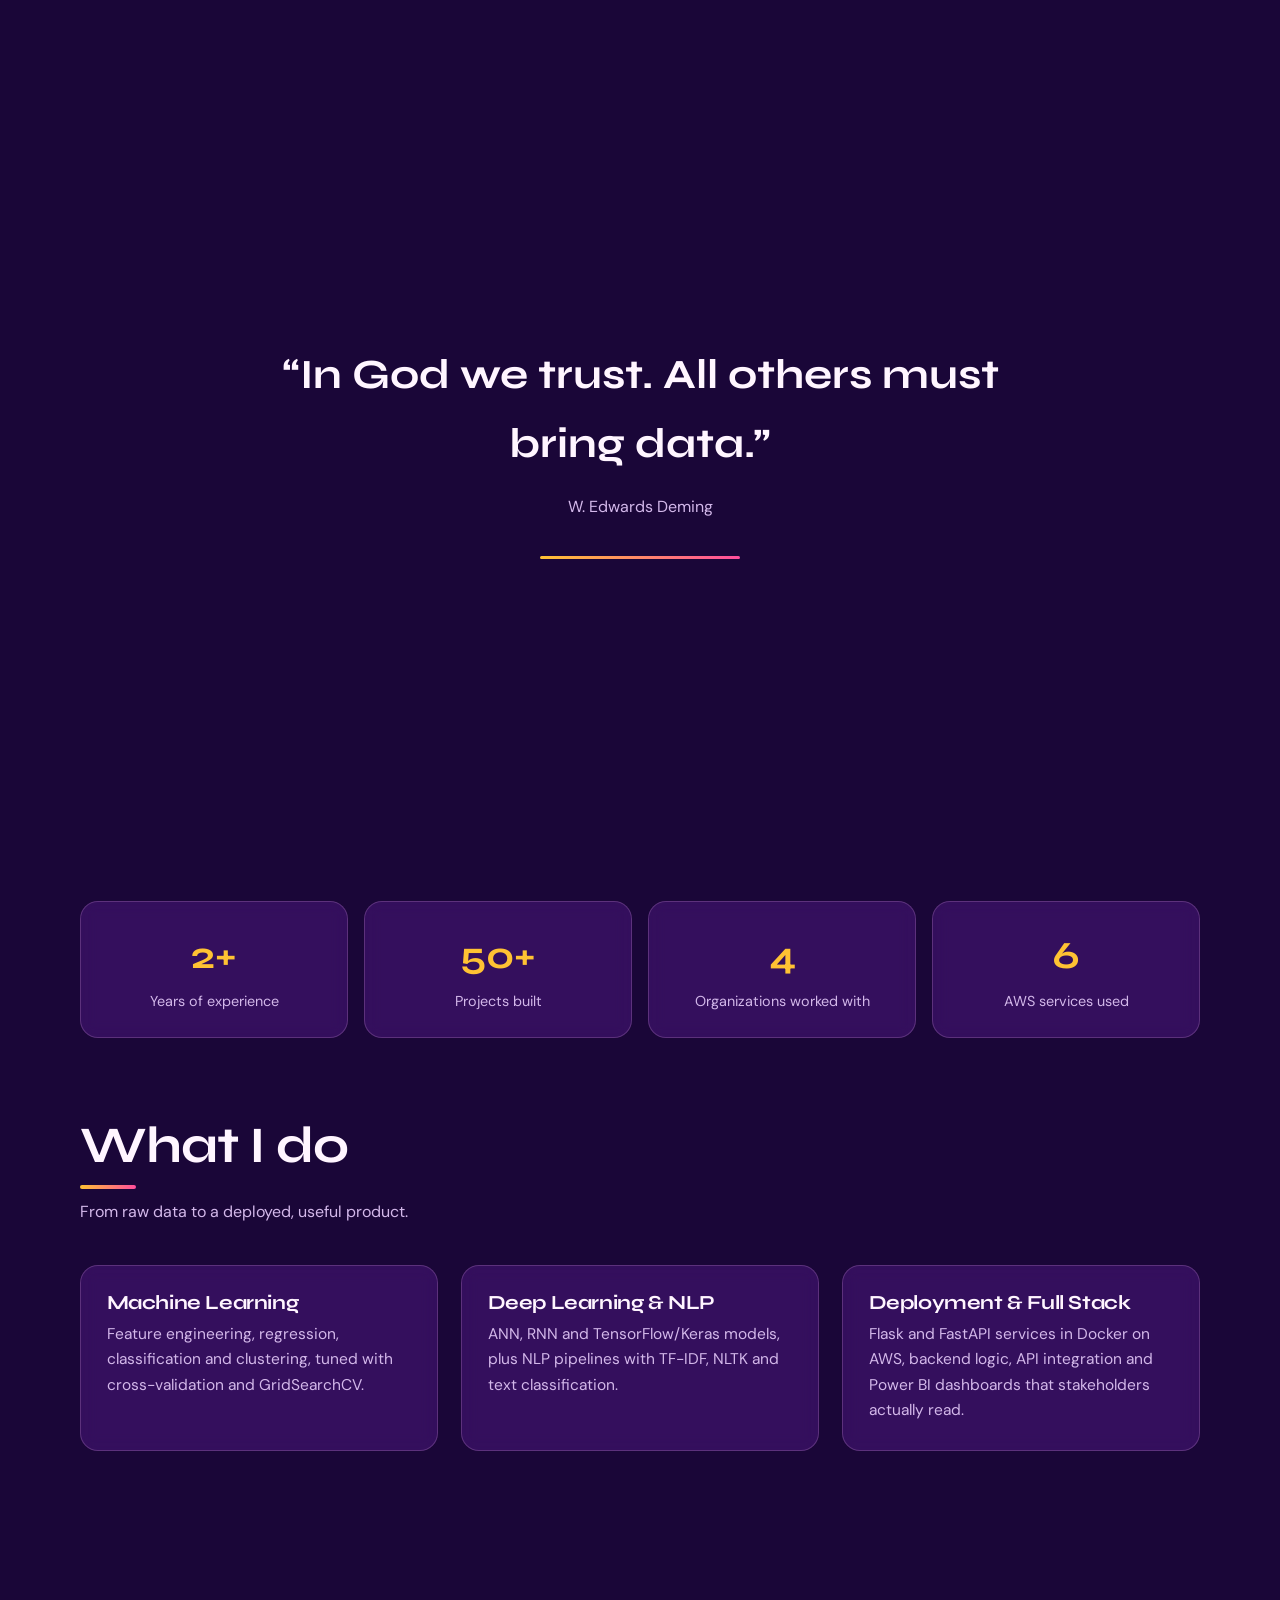
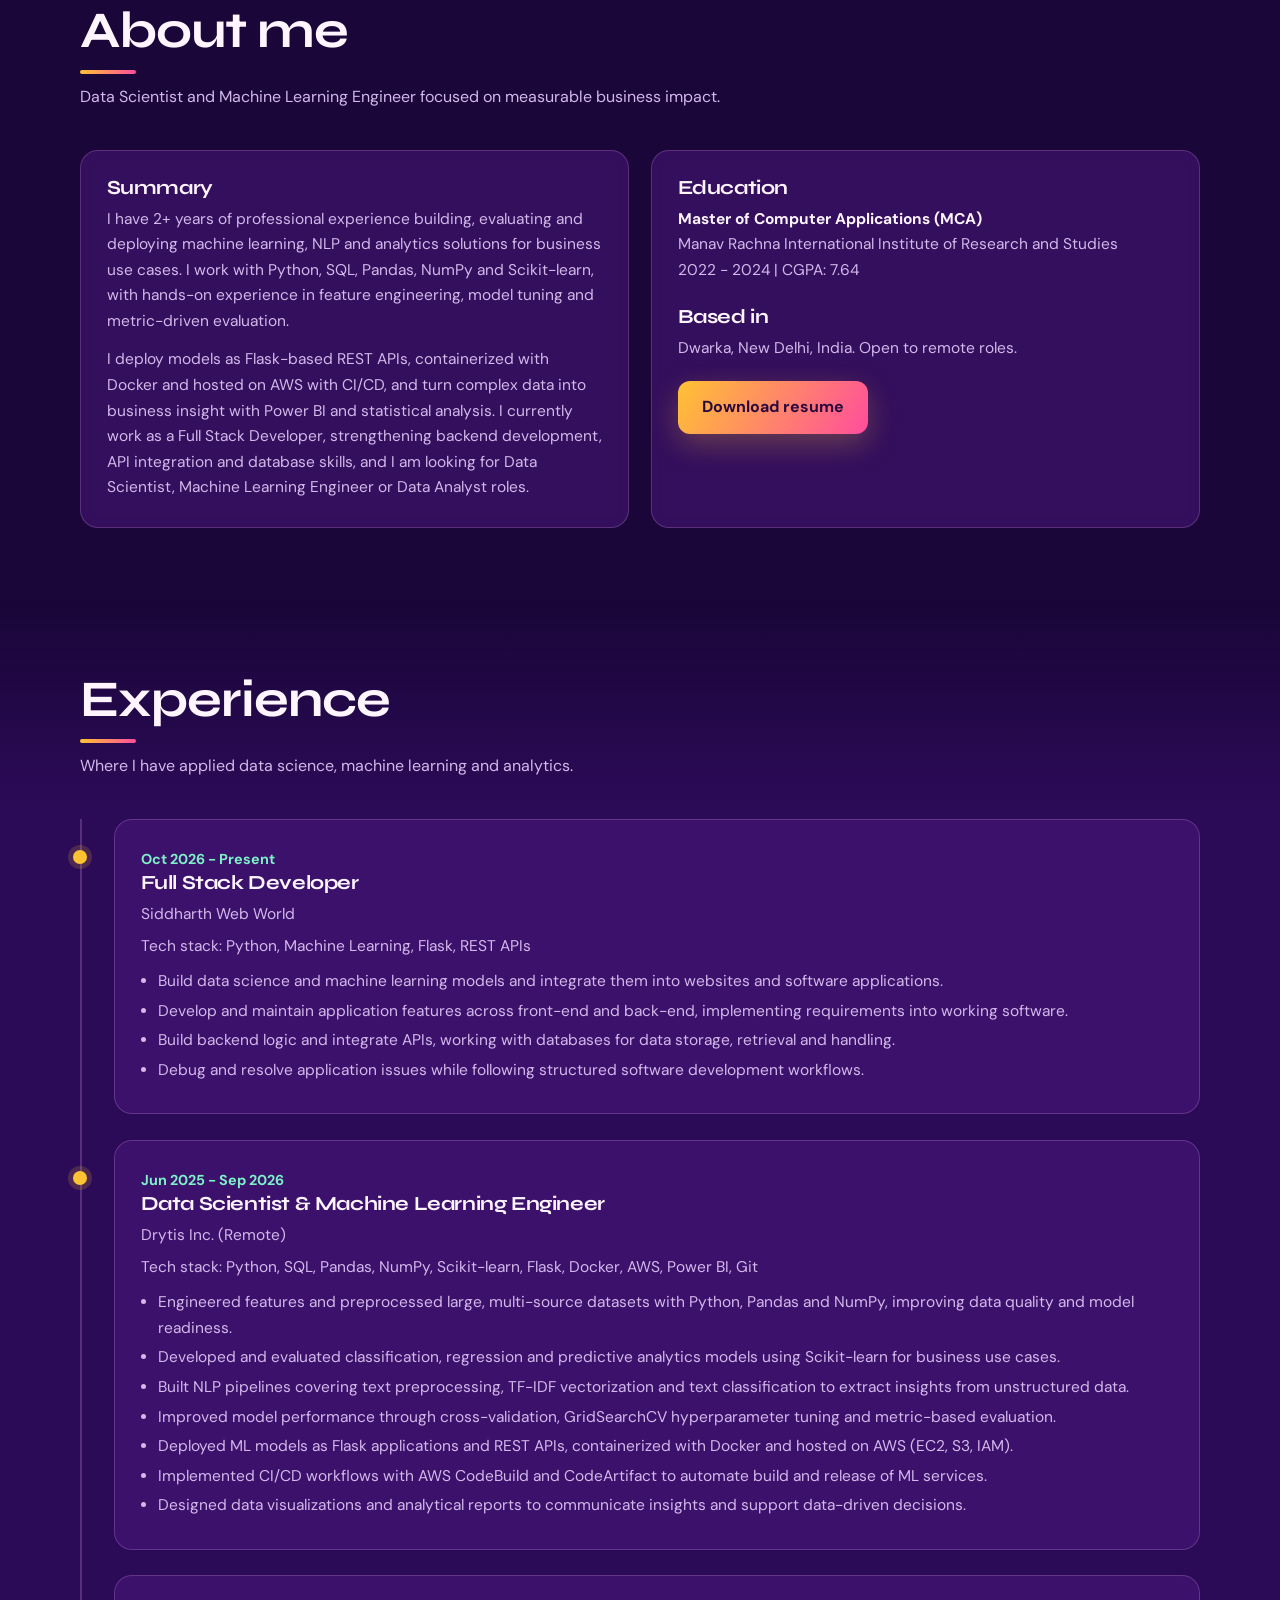
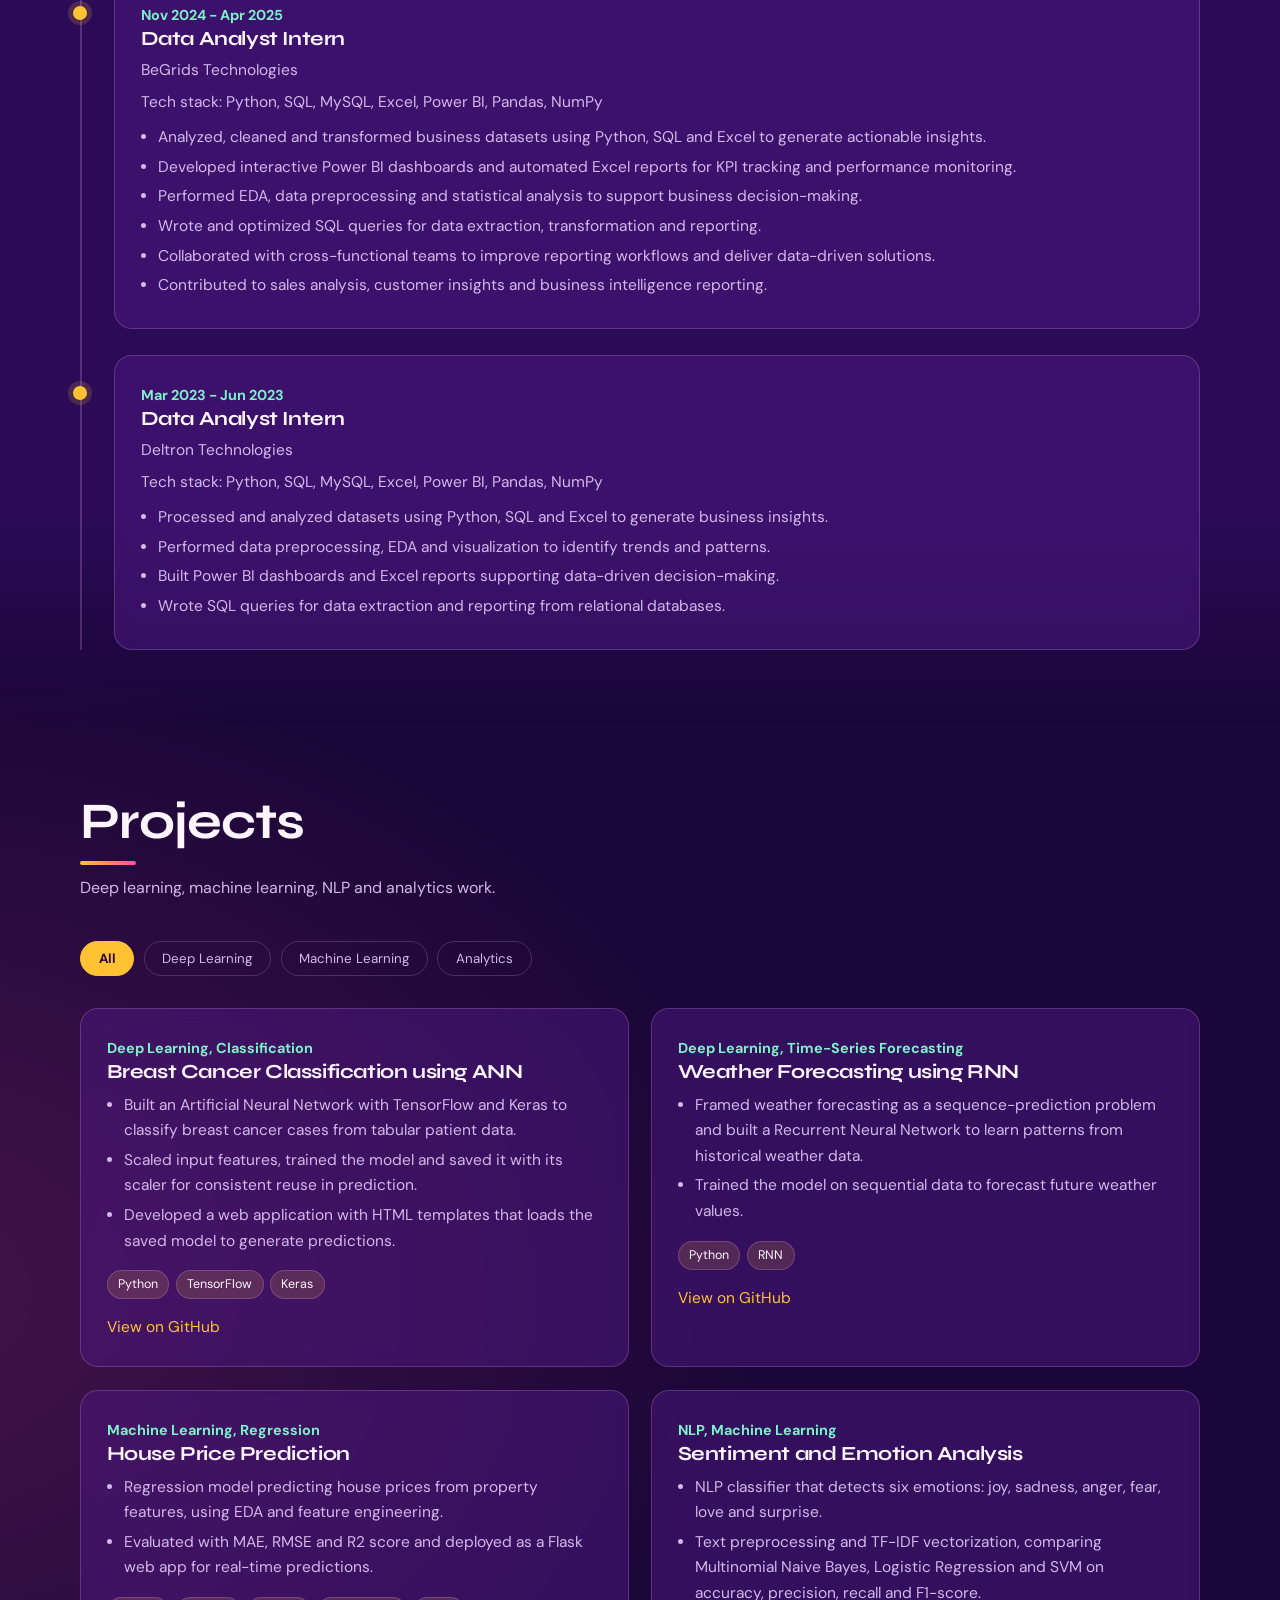
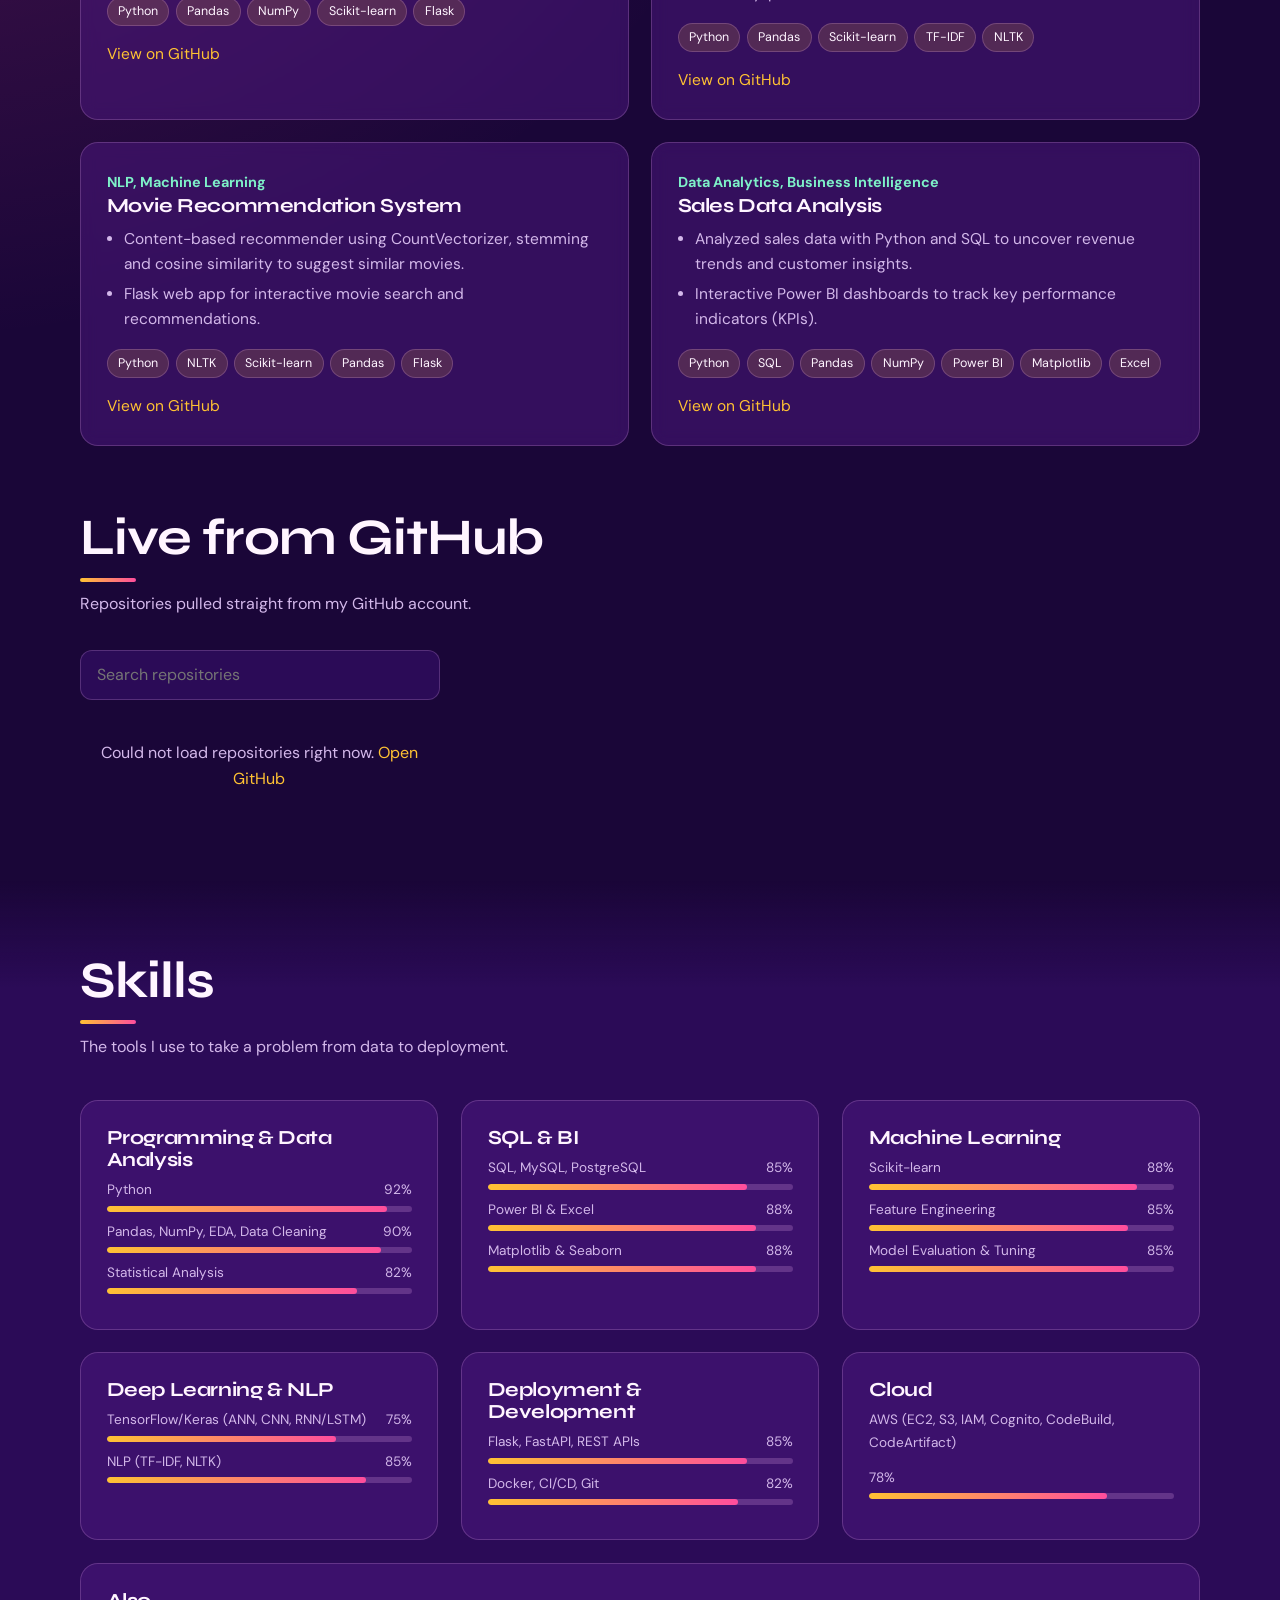
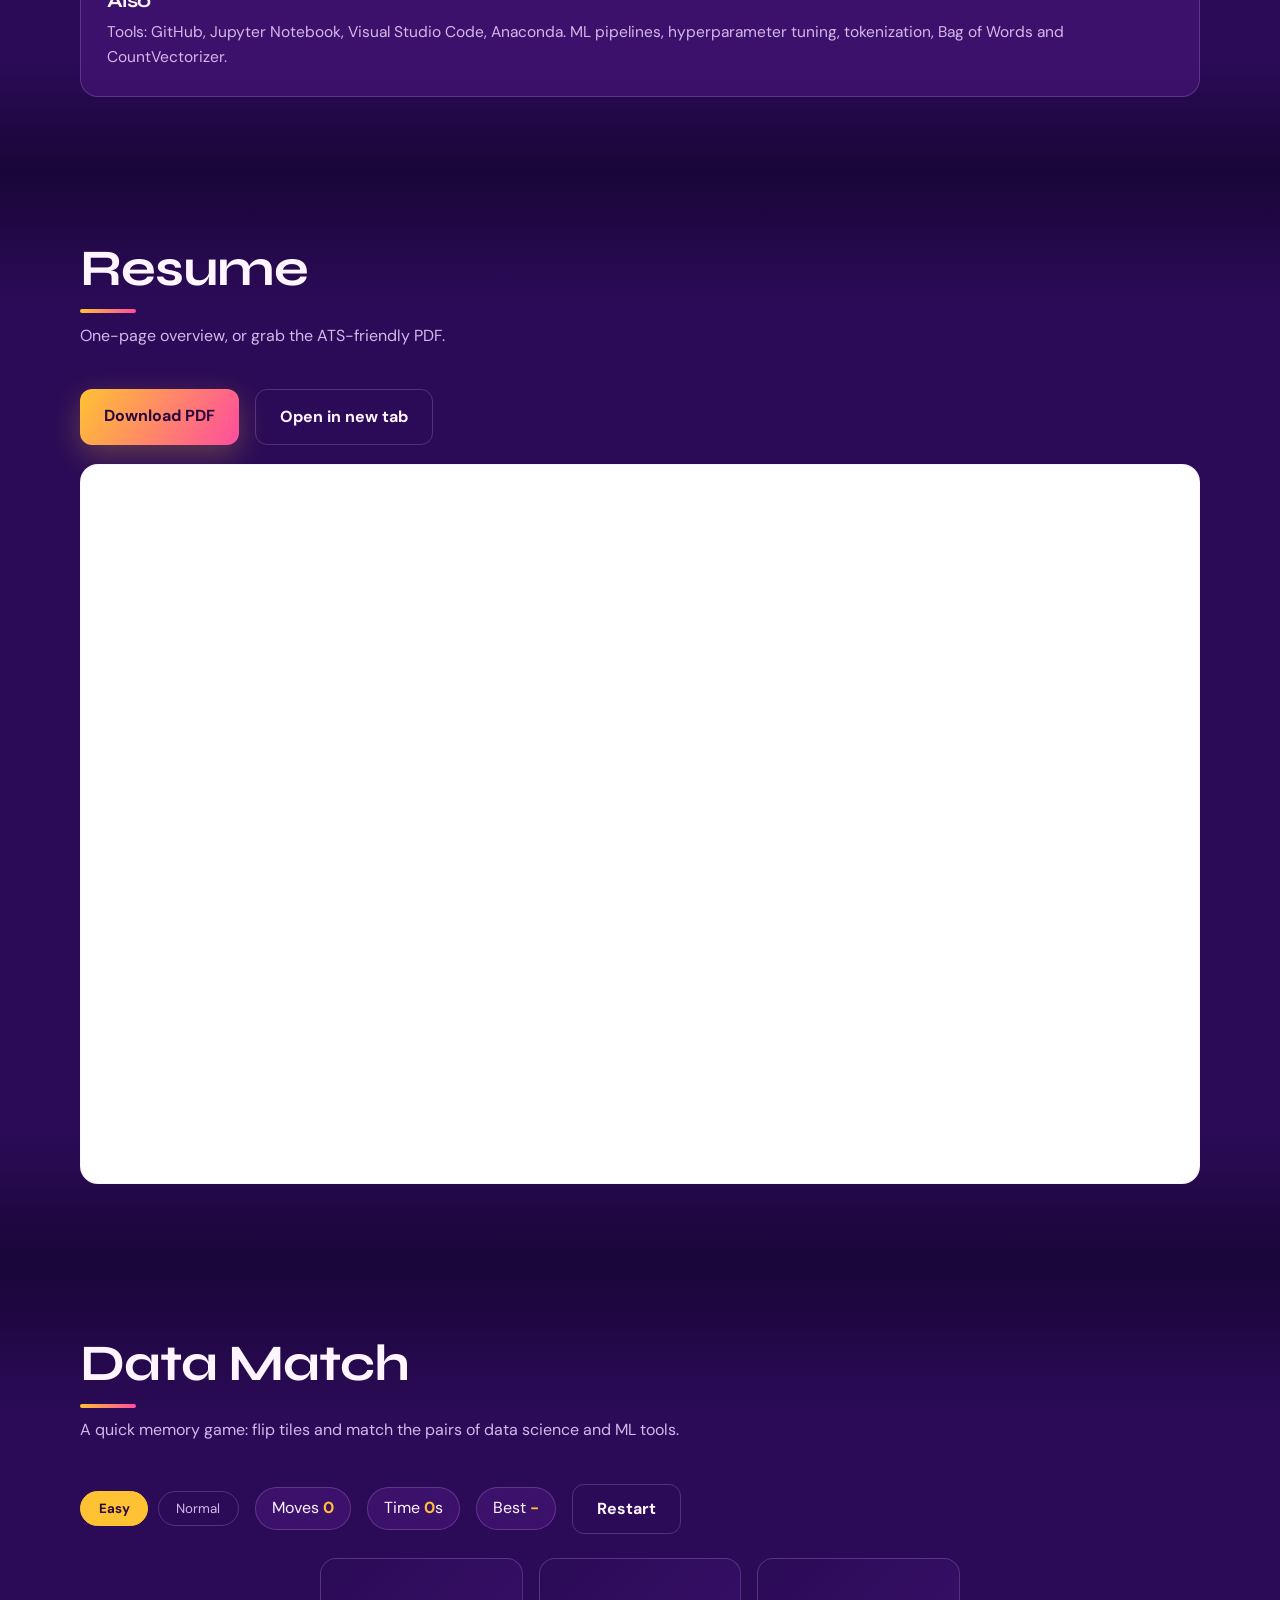
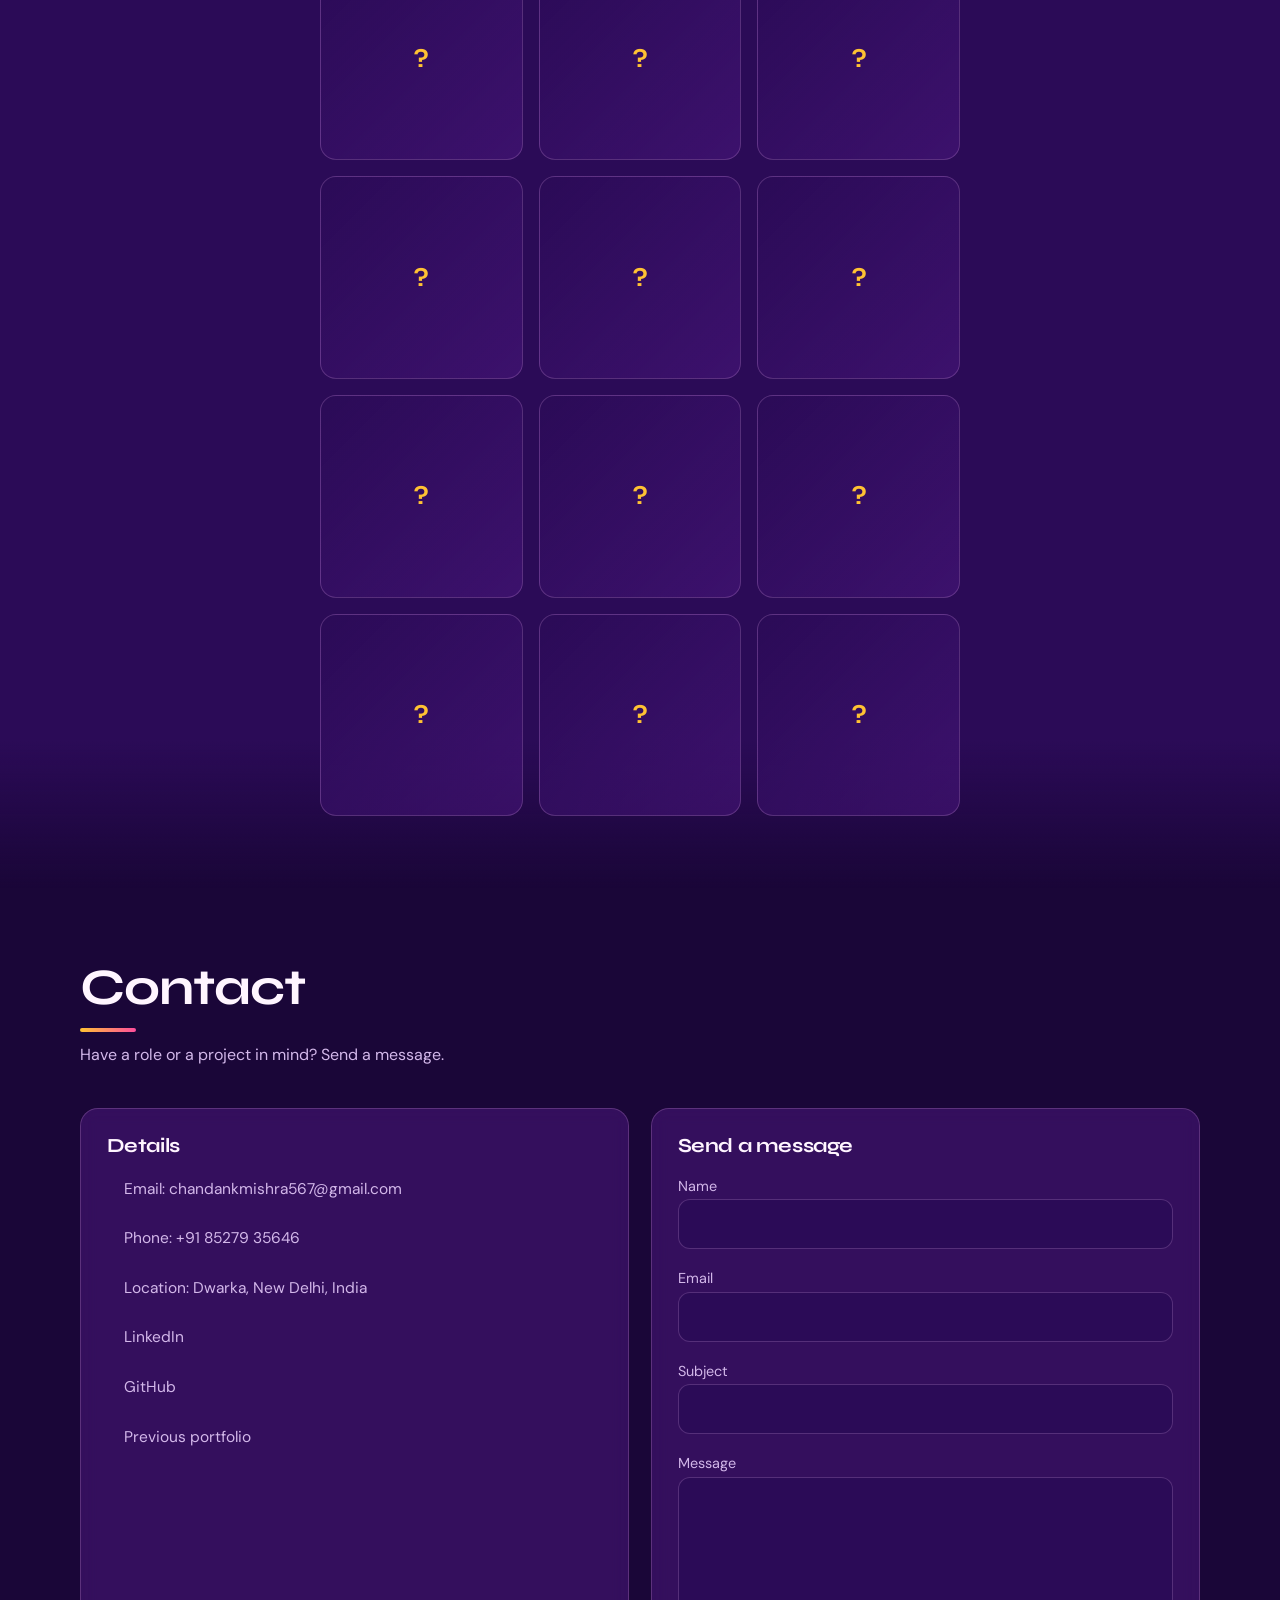
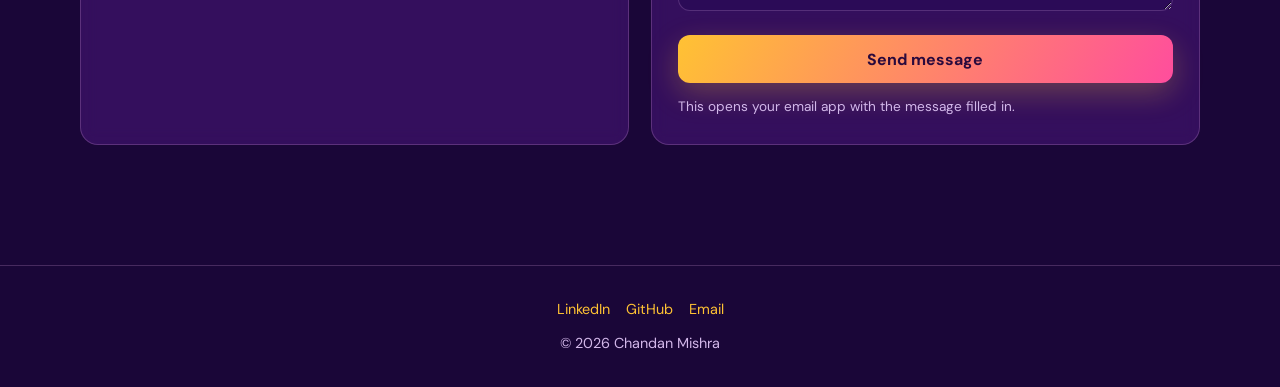
<file: index.html>
<!DOCTYPE html>
<html lang="en"><head><meta charset="utf-8"><meta name="viewport" content="width=device-width,initial-scale=1,viewport-fit=cover">
<title>Chandan Mishra | Data Scientist, ML Engineer &amp; Data Analyst</title>
<meta name="description" content="Portfolio of Chandan Mishra: Data Scientist, Machine Learning Engineer and Data Analyst based in New Delhi, India.">
<meta property="og:title" content="Chandan Mishra | Data Scientist &amp; ML Engineer"><meta property="og:type" content="website">
<meta name="theme-color" content="#1a0638">
<link rel="preconnect" href="https://fonts.googleapis.com"><link rel="preconnect" href="https://fonts.gstatic.com" crossorigin>
<link href="https://fonts.googleapis.com/css2?family=DM+Sans:wght@400;500;700&family=Syne:wght@600;700;800&display=swap" rel="stylesheet">
<link rel="stylesheet" href="css/style.css"></head><body>
<a class="skip" href="#home">Skip to content</a>
<div id="splash" role="status"><div class="splash-box"><q>In God we trust. All others must bring data.</q><cite>W. Edwards Deming</cite><div class="bar"><i></i></div></div></div><div id="progress"></div><canvas id="scene" aria-hidden="true"></canvas>
<header class="nav"><div class="wrap"><a class="logo" href="#home">Chandan<span>.</span>ai</a>
<div class="navr"><nav aria-label="Primary"><ul><li><a href="#home">Home</a></li><li><a href="#about">About</a></li><li><a href="#experience">Experience</a></li><li><a href="#projects">Projects</a></li><li><a href="#skills">Skills</a></li><li><a href="#resume">Resume</a></li><li><a href="#game">Game</a></li><li><a href="#contact">Contact</a></li></ul></nav><a class="btn main navcta" href="#contact">Hire me</a><button class="theme" aria-label="Toggle light and dark theme">&#9788;</button><button class="burger" aria-label="Menu" aria-expanded="false">&#9776;</button></div></div></header><button class="top" aria-label="Back to top">&#8593;</button>
<main><section id="home" class="hero-sec"><div class="wrap"><div class="hero"><div>
<p style="color:var(--aqua);font-weight:700">Hi, I'm</p>
<h1>Chandan <em>Mishra</em></h1>
<div class="role" id="role">Data Scientist</div>
<p class="lead">I build, evaluate and deploy machine learning, NLP and analytics solutions, from Flask REST APIs running on AWS to Power BI dashboards that drive decisions.</p>
<div class="hero-meta"><span>New Delhi, India</span><span>Open to remote roles</span><span>2+ years experience</span></div>
<div class="cta"><a class="btn main" href="#projects">View projects</a><a class="btn" href="assets/Chandan_Mishra_Resume.pdf" download>Download resume</a><a class="btn" href="#contact">Contact me</a></div></div>
<div class="photo3d"><div class="frame"><img width="340" height="340" fetchpriority="high" src="assets/photo.jpg" alt="Chandan Mishra"><span class="chip3d" style="top:8%;left:-10%">Python</span><span class="chip3d" style="top:46%;right:-10%">Scikit-learn</span><span class="chip3d" style="bottom:6%;left:-6%">TensorFlow</span></div></div></div></div></section><div class="wrap"><section style="padding-top:0"><div class="stats reveal">
<div class="card stat"><b data-n="2" data-s="+">0</b><span>Years of experience</span></div>
<div class="card stat"><b data-n="50" data-s="+">0</b><span>Projects built</span></div>
<div class="card stat"><b data-n="4">0</b><span>Organizations worked with</span></div>
<div class="card stat"><b data-n="6">0</b><span>AWS services used</span></div></div></section><section style="padding-top:0"><h2 class="sec-title reveal">What I do</h2><p class="sec-sub">From raw data to a deployed, useful product.</p>
<div class="grid g3 reveal">
<div class="card"><h3>Machine Learning</h3><p>Feature engineering, regression, classification and clustering, tuned with cross-validation and GridSearchCV.</p></div>
<div class="card"><h3>Deep Learning &amp; NLP</h3><p>ANN, RNN and TensorFlow/Keras models, plus NLP pipelines with TF-IDF, NLTK and text classification.</p></div>
<div class="card"><h3>Deployment &amp; Full Stack</h3><p>Flask and FastAPI services in Docker on AWS, backend logic, API integration and Power BI dashboards that stakeholders actually read.</p></div></div></section></div><section id="about" class="pg"><div class="wrap page-head reveal"><h2 class="sec-title">About me</h2><p class="sec-sub">Data Scientist and Machine Learning Engineer focused on measurable business impact.</p></div><div class="wrap"><div class="grid g2 reveal">
<div class="card"><h3>Summary</h3><p>I have 2+ years of professional experience building, evaluating and deploying machine learning, NLP and analytics solutions for business use cases. I work with Python, SQL, Pandas, NumPy and Scikit-learn, with hands-on experience in feature engineering, model tuning and metric-driven evaluation.</p><p style="margin-top:.8rem">I deploy models as Flask-based REST APIs, containerized with Docker and hosted on AWS with CI/CD, and turn complex data into business insight with Power BI and statistical analysis. I currently work as a Full Stack Developer, strengthening backend development, API integration and database skills, and I am looking for Data Scientist, Machine Learning Engineer or Data Analyst roles.</p></div>
<div class="card"><h3>Education</h3><p><b style="color:var(--text)">Master of Computer Applications (MCA)</b><br>Manav Rachna International Institute of Research and Studies<br>2022 - 2024 | CGPA: 7.64</p>
<h3 style="margin-top:1.4rem">Based in</h3><p>Dwarka, New Delhi, India. Open to remote roles.</p>
<div class="cta" style="margin-top:1.2rem"><a class="btn main" href="assets/Chandan_Mishra_Resume.pdf" download>Download resume</a></div></div></div></div></section><section id="experience" class="pg alt"><div class="wrap page-head reveal"><h2 class="sec-title">Experience</h2><p class="sec-sub">Where I have applied data science, machine learning and analytics.</p></div><div class="wrap"><div class="tl reveal"><div class="card"><span class="when">Oct 2026 - Present</span><h3>Full Stack Developer</h3><p>Siddharth Web World</p><p class="stack">Tech stack: Python, Machine Learning, Flask, REST APIs</p><ul><li>Build data science and machine learning models and integrate them into websites and software applications.</li><li>Develop and maintain application features across front-end and back-end, implementing requirements into working software.</li><li>Build backend logic and integrate APIs, working with databases for data storage, retrieval and handling.</li><li>Debug and resolve application issues while following structured software development workflows.</li></ul></div><div class="card"><span class="when">Jun 2025 - Sep 2026</span><h3>Data Scientist &amp; Machine Learning Engineer</h3><p>Drytis Inc. (Remote)</p><p class="stack">Tech stack: Python, SQL, Pandas, NumPy, Scikit-learn, Flask, Docker, AWS, Power BI, Git</p><ul><li>Engineered features and preprocessed large, multi-source datasets with Python, Pandas and NumPy, improving data quality and model readiness.</li><li>Developed and evaluated classification, regression and predictive analytics models using Scikit-learn for business use cases.</li><li>Built NLP pipelines covering text preprocessing, TF-IDF vectorization and text classification to extract insights from unstructured data.</li><li>Improved model performance through cross-validation, GridSearchCV hyperparameter tuning and metric-based evaluation.</li><li>Deployed ML models as Flask applications and REST APIs, containerized with Docker and hosted on AWS (EC2, S3, IAM).</li><li>Implemented CI/CD workflows with AWS CodeBuild and CodeArtifact to automate build and release of ML services.</li><li>Designed data visualizations and analytical reports to communicate insights and support data-driven decisions.</li></ul></div><div class="card"><span class="when">Nov 2024 - Apr 2025</span><h3>Data Analyst Intern</h3><p>BeGrids Technologies</p><p class="stack">Tech stack: Python, SQL, MySQL, Excel, Power BI, Pandas, NumPy</p><ul><li>Analyzed, cleaned and transformed business datasets using Python, SQL and Excel to generate actionable insights.</li><li>Developed interactive Power BI dashboards and automated Excel reports for KPI tracking and performance monitoring.</li><li>Performed EDA, data preprocessing and statistical analysis to support business decision-making.</li><li>Wrote and optimized SQL queries for data extraction, transformation and reporting.</li><li>Collaborated with cross-functional teams to improve reporting workflows and deliver data-driven solutions.</li><li>Contributed to sales analysis, customer insights and business intelligence reporting.</li></ul></div><div class="card"><span class="when">Mar 2023 - Jun 2023</span><h3>Data Analyst Intern</h3><p>Deltron Technologies</p><p class="stack">Tech stack: Python, SQL, MySQL, Excel, Power BI, Pandas, NumPy</p><ul><li>Processed and analyzed datasets using Python, SQL and Excel to generate business insights.</li><li>Performed data preprocessing, EDA and visualization to identify trends and patterns.</li><li>Built Power BI dashboards and Excel reports supporting data-driven decision-making.</li><li>Wrote SQL queries for data extraction and reporting from relational databases.</li></ul></div></div></div></section><section id="projects" class="pg"><div class="wrap page-head reveal"><h2 class="sec-title">Projects</h2><p class="sec-sub">Deep learning, machine learning, NLP and analytics work.</p></div><div class="wrap"><div class="filters"><button class="on" data-f="all">All</button><button data-f="dl">Deep Learning</button><button data-f="ml">Machine Learning</button><button data-f="da">Analytics</button></div><div class="grid g2 reveal"><div class="card" data-cat="dl"><span class="when">Deep Learning, Classification</span><h3>Breast Cancer Classification using ANN</h3><ul><li>Built an Artificial Neural Network with TensorFlow and Keras to classify breast cancer cases from tabular patient data.</li><li>Scaled input features, trained the model and saved it with its scaler for consistent reuse in prediction.</li><li>Developed a web application with HTML templates that loads the saved model to generate predictions.</li></ul><div class="tags"><span>Python</span><span>TensorFlow</span><span>Keras</span></div><p style="margin-top:1rem"><a href="https://github.com/chandankmishra2000?tab=repositories" target="_blank" rel="noopener" style="color:var(--aqua)">View on GitHub</a></p></div><div class="card" data-cat="dl"><span class="when">Deep Learning, Time-Series Forecasting</span><h3>Weather Forecasting using RNN</h3><ul><li>Framed weather forecasting as a sequence-prediction problem and built a Recurrent Neural Network to learn patterns from historical weather data.</li><li>Trained the model on sequential data to forecast future weather values.</li></ul><div class="tags"><span>Python</span><span>RNN</span></div><p style="margin-top:1rem"><a href="https://github.com/chandankmishra2000?tab=repositories" target="_blank" rel="noopener" style="color:var(--aqua)">View on GitHub</a></p></div><div class="card" data-cat="ml"><span class="when">Machine Learning, Regression</span><h3>House Price Prediction</h3><ul><li>Regression model predicting house prices from property features, using EDA and feature engineering.</li><li>Evaluated with MAE, RMSE and R2 score and deployed as a Flask web app for real-time predictions.</li></ul><div class="tags"><span>Python</span><span>Pandas</span><span>NumPy</span><span>Scikit-learn</span><span>Flask</span></div><p style="margin-top:1rem"><a href="https://github.com/chandankmishra2000?tab=repositories" target="_blank" rel="noopener" style="color:var(--aqua)">View on GitHub</a></p></div><div class="card" data-cat="ml"><span class="when">NLP, Machine Learning</span><h3>Sentiment and Emotion Analysis</h3><ul><li>NLP classifier that detects six emotions: joy, sadness, anger, fear, love and surprise.</li><li>Text preprocessing and TF-IDF vectorization, comparing Multinomial Naive Bayes, Logistic Regression and SVM on accuracy, precision, recall and F1-score.</li></ul><div class="tags"><span>Python</span><span>Pandas</span><span>Scikit-learn</span><span>TF-IDF</span><span>NLTK</span></div><p style="margin-top:1rem"><a href="https://github.com/chandankmishra2000?tab=repositories" target="_blank" rel="noopener" style="color:var(--aqua)">View on GitHub</a></p></div><div class="card" data-cat="ml"><span class="when">NLP, Machine Learning</span><h3>Movie Recommendation System</h3><ul><li>Content-based recommender using CountVectorizer, stemming and cosine similarity to suggest similar movies.</li><li>Flask web app for interactive movie search and recommendations.</li></ul><div class="tags"><span>Python</span><span>NLTK</span><span>Scikit-learn</span><span>Pandas</span><span>Flask</span></div><p style="margin-top:1rem"><a href="https://github.com/chandankmishra2000?tab=repositories" target="_blank" rel="noopener" style="color:var(--aqua)">View on GitHub</a></p></div><div class="card" data-cat="da"><span class="when">Data Analytics, Business Intelligence</span><h3>Sales Data Analysis</h3><ul><li>Analyzed sales data with Python and SQL to uncover revenue trends and customer insights.</li><li>Interactive Power BI dashboards to track key performance indicators (KPIs).</li></ul><div class="tags"><span>Python</span><span>SQL</span><span>Pandas</span><span>NumPy</span><span>Power BI</span><span>Matplotlib</span><span>Excel</span></div><p style="margin-top:1rem"><a href="https://github.com/chandankmishra2000?tab=repositories" target="_blank" rel="noopener" style="color:var(--aqua)">View on GitHub</a></p></div></div><h2 class="sec-title" style="margin-top:4rem">Live from GitHub</h2><p class="sec-sub">Repositories pulled straight from my GitHub account.</p><input class="search" id="rsearch" type="search" placeholder="Search repositories" aria-label="Search repositories"><div class="grid g3" id="repos"><p class="note">Loading repositories...</p></div></div></section><section id="skills" class="pg alt"><div class="wrap page-head reveal"><h2 class="sec-title">Skills</h2><p class="sec-sub">The tools I use to take a problem from data to deployment.</p></div><div class="wrap"><div class="grid g3 reveal"><div class="card"><h3>Programming &amp; Data Analysis</h3><div class="skill"><div><span>Python</span><span>92%</span></div><i><b data-w="92"></b></i></div><div class="skill"><div><span>Pandas, NumPy, EDA, Data Cleaning</span><span>90%</span></div><i><b data-w="90"></b></i></div><div class="skill"><div><span>Statistical Analysis</span><span>82%</span></div><i><b data-w="82"></b></i></div></div><div class="card"><h3>SQL &amp; BI</h3><div class="skill"><div><span>SQL, MySQL, PostgreSQL</span><span>85%</span></div><i><b data-w="85"></b></i></div><div class="skill"><div><span>Power BI &amp; Excel</span><span>88%</span></div><i><b data-w="88"></b></i></div><div class="skill"><div><span>Matplotlib &amp; Seaborn</span><span>88%</span></div><i><b data-w="88"></b></i></div></div><div class="card"><h3>Machine Learning</h3><div class="skill"><div><span>Scikit-learn</span><span>88%</span></div><i><b data-w="88"></b></i></div><div class="skill"><div><span>Feature Engineering</span><span>85%</span></div><i><b data-w="85"></b></i></div><div class="skill"><div><span>Model Evaluation &amp; Tuning</span><span>85%</span></div><i><b data-w="85"></b></i></div></div><div class="card"><h3>Deep Learning &amp; NLP</h3><div class="skill"><div><span>TensorFlow/Keras (ANN, CNN, RNN/LSTM)</span><span>75%</span></div><i><b data-w="75"></b></i></div><div class="skill"><div><span>NLP (TF-IDF, NLTK)</span><span>85%</span></div><i><b data-w="85"></b></i></div></div><div class="card"><h3>Deployment &amp; Development</h3><div class="skill"><div><span>Flask, FastAPI, REST APIs</span><span>85%</span></div><i><b data-w="85"></b></i></div><div class="skill"><div><span>Docker, CI/CD, Git</span><span>82%</span></div><i><b data-w="82"></b></i></div></div><div class="card"><h3>Cloud</h3><div class="skill"><div><span>AWS (EC2, S3, IAM, Cognito, CodeBuild, CodeArtifact)</span><span>78%</span></div><i><b data-w="78"></b></i></div></div></div><div class="card reveal" style="margin-top:1.4rem"><h3>Also</h3><p>Tools: GitHub, Jupyter Notebook, Visual Studio Code, Anaconda. ML pipelines, hyperparameter tuning, tokenization, Bag of Words and CountVectorizer.</p></div></div></section><section id="resume" class="pg alt"><div class="wrap page-head reveal"><h2 class="sec-title">Resume</h2><p class="sec-sub">One-page overview, or grab the ATS-friendly PDF.</p></div><div class="wrap reveal"><div class="cta" style="margin-bottom:1.2rem"><a class="btn main" href="assets/Chandan_Mishra_Resume.pdf" download>Download PDF</a><a class="btn" href="assets/Chandan_Mishra_Resume.pdf" target="_blank" rel="noopener">Open in new tab</a></div><iframe class="pdf" loading="lazy" src="assets/Chandan_Mishra_Resume.pdf" title="Chandan Mishra resume"></iframe></div></section><section id="game" class="pg alt"><div class="wrap page-head reveal"><h2 class="sec-title">Data Match</h2><p class="sec-sub">A quick memory game: flip tiles and match the pairs of data science and ML tools.</p></div><div class="wrap"><div class="hud"><div class="filters" style="margin:0"><button class="on" data-lv="6">Easy</button><button data-lv="8">Normal</button></div><span class="pill">Moves <b id="mv">0</b></span><span class="pill">Time <b id="tm">0</b>s</span><span class="pill">Best <b id="bs">-</b></span><button class="btn" id="rs">Restart</button></div><div class="board" id="board"></div><div class="card win" id="win"><h3>You matched them all!</h3><p id="wmsg"></p><div class="cta" style="justify-content:center;margin-top:1rem"><a class="btn main" href="#projects">See my projects</a><a class="btn" href="#contact">Say hello</a></div></div></div></section><section id="contact" class="pg"><div class="wrap page-head reveal"><h2 class="sec-title">Contact</h2><p class="sec-sub">Have a role or a project in mind? Send a message.</p></div><div class="wrap"><div class="grid g2 reveal"><div class="card"><h3>Details</h3><ul class="contact-list" style="margin-top:1rem"><li>Email: <a href="mailto:chandankmishra567@gmail.com">chandankmishra567@gmail.com</a></li><li>Phone: <a href="tel:+918527935646">+91 85279 35646</a></li><li>Location: Dwarka, New Delhi, India</li><li><a href="https://www.linkedin.com/in/chandan-mishra-543028251/" target="_blank" rel="noopener">LinkedIn</a></li><li><a href="https://github.com/chandankmishra2000?tab=repositories" target="_blank" rel="noopener">GitHub</a></li><li><a href="https://chandankmishra2000.github.io/chandan_portfolio/" target="_blank" rel="noopener">Previous portfolio</a></li></ul></div>
<div class="card"><h3>Send a message</h3><form id="cform" style="margin-top:1rem"><div><label for="n">Name</label><input id="n" name="name" required></div><div><label for="e">Email</label><input id="e" name="email" type="email" required></div><div><label for="s">Subject</label><input id="s" name="subject" required></div><div><label for="m">Message</label><textarea id="m" name="message" rows="5" required></textarea></div><button class="btn main" type="submit">Send message</button></form><p style="margin-top:.8rem;font-size:.85rem">This opens your email app with the message filled in.</p></div></div></div></section></main>
<footer><div class="wrap"><p><a href="https://www.linkedin.com/in/chandan-mishra-543028251/" target="_blank" rel="noopener">LinkedIn</a><a href="https://github.com/chandankmishra2000" target="_blank" rel="noopener">GitHub</a><a href="mailto:chandankmishra567@gmail.com">Email</a></p><p style="margin-top:.6rem">&copy; 2026 Chandan Mishra</p></div></footer>
<script src="js/scene.js"></script><script src="js/main.js"></script><script src="js/game.js"></script></body></html>
</file>
<file: css/style.css>
:root{--bg:#1a0638;--bg2:#2b0b57;--hdr:#1a0638d9;--card:rgba(78,24,130,.5);--line:rgba(255,190,255,.2);--text:#fff5ff;--mute:#d3b8ea;--aqua:#ffc233;--pink:#ff4d9d;--gold:#7ef0c8;--onacc:#2a0a3d;--r:18px}
[data-theme=light]{--bg:#fff1fb;--bg2:#ffffff;--hdr:#fff1fbe6;--card:rgba(255,255,255,.88);--line:rgba(110,30,150,.18);--text:#2a0a3d;--mute:#6a4a86;--aqua:#c2185b;--pink:#7b2cbf;--gold:#b45309;--onacc:#ffffff}
*{box-sizing:border-box;margin:0;padding:0}
html{scroll-behavior:smooth}
body{font-family:'DM Sans',sans-serif;background:radial-gradient(1100px 700px at 85% -10%,#c026d355,transparent),radial-gradient(900px 650px at -10% 45%,#ff4d9d30,transparent),radial-gradient(800px 600px at 60% 110%,#ffc23322,transparent),var(--bg);color:var(--text);line-height:1.65;min-height:100vh;overflow-x:hidden}
h1,h2,h3{font-family:'Syne',sans-serif;line-height:1.1;letter-spacing:-.02em}
a{color:inherit;text-decoration:none}
:focus-visible{outline:2px solid var(--aqua);outline-offset:3px}
.wrap{width:min(1120px,92%);margin:auto}
canvas#scene{position:fixed;inset:0;width:100%;height:100%;z-index:0;pointer-events:none;opacity:.85}
main,footer{position:relative;z-index:2}
/* splash */
#splash{position:fixed;inset:0;z-index:100;background:var(--bg);display:grid;place-items:center;text-align:center;padding:2rem;perspective:900px;transition:opacity .8s,visibility .8s}
#splash.done{opacity:0;visibility:hidden}
.splash-box{max-width:720px;animation:flip 1.4s cubic-bezier(.2,.8,.2,1) both}
@keyframes flip{from{opacity:0;transform:rotateX(60deg) translateZ(-200px)}to{opacity:1;transform:none}}
.splash-box q{display:block;font-family:'Syne';font-size:clamp(1.5rem,4.2vw,2.6rem);font-weight:700;quotes:"“" "”"}
.splash-box cite{display:block;margin-top:1rem;color:var(--mute);font-style:normal}
.bar{margin:2.2rem auto 0;width:200px;height:3px;background:var(--line);border-radius:3px;overflow:hidden}
.bar i{display:block;height:100%;width:0;background:linear-gradient(90deg,var(--aqua),var(--pink));animation:load 3s ease forwards}
@keyframes load{to{width:100%}}
/* nav */
header.nav{position:sticky;top:0;z-index:60;backdrop-filter:blur(14px);background:var(--hdr);border-bottom:1px solid var(--line)}
.nav .wrap{display:flex;align-items:center;justify-content:space-between;height:68px}
.logo{font-family:'Syne';font-weight:800;font-size:1.2rem}
.logo span{color:var(--aqua)}
nav ul{display:flex;gap:1.6rem;list-style:none}
nav a{color:var(--mute);font-size:.95rem;padding:.3rem 0;border-bottom:2px solid transparent;transition:.25s}
nav a:hover,nav a.on{color:var(--text);border-color:var(--aqua)}
.burger{display:none;background:none;border:1px solid var(--line);color:var(--text);padding:.4rem .7rem;border-radius:10px;font-size:1.1rem}
@media(max-width:820px){.burger{display:block}nav ul{position:absolute;top:68px;left:0;right:0;flex-direction:column;background:var(--bg2);padding:1rem 4%;display:none;border-bottom:1px solid var(--line)}nav ul.open{display:flex}}
/* buttons */
.btn{display:inline-block;padding:.85rem 1.5rem;border-radius:12px;font-weight:700;border:1px solid var(--line);transition:transform .25s,box-shadow .25s;cursor:pointer;font-family:inherit;font-size:1rem;color:var(--text);background:transparent}
.btn.main{background:linear-gradient(120deg,var(--aqua),var(--pink));color:var(--onacc);border:0;box-shadow:0 10px 30px #ffc23344}
.btn:hover{transform:translateY(-3px) rotateX(8deg)}
/* hero */
.hero{min-height:calc(100vh - 68px);display:grid;grid-template-columns:1.2fr .8fr;gap:3rem;align-items:center;padding:3rem 0}
.hero h1{font-size:clamp(2.6rem,6.4vw,5rem)}
.hero h1 em{font-style:normal;background:linear-gradient(110deg,var(--aqua),var(--pink));-webkit-background-clip:text;background-clip:text;color:transparent}
.role{margin:1.2rem 0;font-size:1.25rem;color:var(--gold);min-height:1.8em}
.hero p.lead{color:var(--mute);max-width:52ch;margin-bottom:2rem}
.cta{display:flex;gap:1rem;flex-wrap:wrap}
.photo3d{perspective:900px;justify-self:center}
.photo3d .frame{width:min(340px,80vw);aspect-ratio:1;border-radius:28px;position:relative;transform-style:preserve-3d;transition:transform .15s}
.frame img{width:100%;height:100%;object-fit:cover;border-radius:28px;border:1px solid var(--line);box-shadow:0 40px 80px #0009,0 0 60px #ff4d9d55}
.frame::before,.frame::after{content:"";position:absolute;inset:0;border-radius:28px;border:2px solid var(--aqua);transform:translateZ(-40px) translate(18px,18px);opacity:.5}
.frame::after{border-color:var(--pink);transform:translateZ(-80px) translate(36px,36px);opacity:.35}
.chip3d{position:absolute;padding:.45rem .9rem;border-radius:10px;background:var(--bg2);border:1px solid var(--line);font-size:.85rem;transform:translateZ(70px);box-shadow:0 12px 30px #0008}
/* sections */
section{padding:5rem 0}
.sec-title{font-size:clamp(2rem,4.5vw,3.2rem);margin-bottom:.6rem}
.sec-sub{color:var(--mute);margin-bottom:2.5rem;max-width:60ch}
.page-head{padding:4rem 0 1rem}
.grid{display:grid;gap:1.4rem}
.g2{grid-template-columns:repeat(2,1fr)}.g3{grid-template-columns:repeat(3,1fr)}
@media(max-width:900px){.hero{grid-template-columns:1fr}.g2,.g3{grid-template-columns:1fr}}
.card{background:var(--card);border:1px solid var(--line);border-radius:var(--r);padding:1.6rem;backdrop-filter:blur(8px);transform-style:preserve-3d;transition:transform .15s,border-color .3s}
.card:hover{border-color:var(--aqua)}
.card h3{font-size:1.25rem;margin-bottom:.5rem}
.card p,.card li{color:var(--mute);font-size:.97rem}
.card ul{padding-left:1.1rem;margin-top:.6rem}
.tags{display:flex;flex-wrap:wrap;gap:.4rem;margin-top:1rem}
.tags span{font-size:.78rem;padding:.2rem .65rem;border-radius:99px;background:#ffc23326;color:var(--text);border:1px solid var(--line)}
.stats{display:grid;grid-template-columns:repeat(4,1fr);gap:1rem}
@media(max-width:700px){.stats{grid-template-columns:repeat(2,1fr)}}
.stat{text-align:center;padding:1.4rem 1rem}
.stat b{display:block;font-family:'Syne';font-size:2.4rem;color:var(--aqua)}
.stat span{color:var(--mute);font-size:.9rem}
/* timeline */
.tl{position:relative;padding-left:2rem;border-left:2px solid var(--line);display:grid;gap:1.6rem}
.tl .card{position:relative}
.tl .card::before{content:"";position:absolute;left:-2.62rem;top:1.9rem;width:14px;height:14px;border-radius:50%;background:var(--aqua);box-shadow:0 0 0 5px #ffc2332a}
.when{color:var(--gold);font-size:.9rem;font-weight:700}
.stack{font-size:.85rem;color:var(--text);margin:.4rem 0 .6rem}
/* skills */
.skill{margin:.55rem 0}
.skill div{display:flex;justify-content:space-between;font-size:.85rem;color:var(--mute)}
.skill i{display:block;height:6px;border-radius:6px;background:var(--line);margin-top:.25rem;overflow:hidden}
.skill i b{display:block;height:100%;width:0;border-radius:6px;background:linear-gradient(90deg,var(--aqua),var(--pink));transition:width 1.2s ease}
/* filters */
.filters{display:flex;gap:.6rem;flex-wrap:wrap;margin-bottom:2rem}
.filters button{padding:.5rem 1.1rem;border-radius:99px;border:1px solid var(--line);background:transparent;color:var(--mute);font-family:inherit;cursor:pointer}
.filters button.on{background:var(--aqua);color:var(--onacc);border-color:var(--aqua);font-weight:700}
.card.hide{display:none}
/* resume + contact */
.pdf{width:100%;height:80vh;border:1px solid var(--line);border-radius:var(--r);background:#fff}
form{display:grid;gap:1rem}
input,textarea{width:100%;padding:.85rem 1rem;border-radius:12px;border:1px solid var(--line);background:var(--bg2);color:var(--text);font-family:inherit;font-size:1rem}
label{font-size:.9rem;color:var(--mute)}
.contact-list{list-style:none;display:grid;gap:1rem}
.contact-list a:hover{color:var(--aqua)}
footer{border-top:1px solid var(--line);padding:2rem 0;text-align:center;color:var(--mute);font-size:.9rem;margin-top:3rem}
footer a{color:var(--aqua);margin:0 .5rem}
.reveal{opacity:0;transform:translateY(24px);transition:.7s}.reveal.in{opacity:1;transform:none}
@media(prefers-reduced-motion:reduce){*{animation-duration:.01s!important;transition:none!important}.reveal{opacity:1;transform:none}}

/* v2 additions */
#progress{position:fixed;top:0;left:0;height:3px;width:0;z-index:70;background:linear-gradient(90deg,var(--aqua),var(--pink))}
.theme{background:none;border:1px solid var(--line);color:var(--text);width:40px;height:40px;border-radius:50%;cursor:pointer;font-size:1.05rem;margin-left:1rem}
.navr{display:flex;align-items:center}
.top{position:fixed;right:18px;bottom:18px;z-index:55;width:46px;height:46px;border-radius:50%;border:1px solid var(--line);background:var(--bg2);color:var(--text);cursor:pointer;opacity:0;pointer-events:none;transition:.3s}
.top.show{opacity:1;pointer-events:auto}
.search{max-width:360px;margin-bottom:1.5rem}
.repo h3{word-break:break-word}
.meta{display:flex;gap:1rem;font-size:.85rem;color:var(--gold);margin-top:.8rem}
.note{color:var(--mute);text-align:center;padding:1rem}
/* game */
.hud{display:flex;gap:1rem;flex-wrap:wrap;align-items:center;margin-bottom:1.5rem}
.hud .pill{padding:.45rem 1rem;border-radius:99px;border:1px solid var(--line);background:var(--card)}
.hud .pill b{color:var(--aqua)}
.board{display:grid;grid-template-columns:repeat(4,1fr);gap:clamp(.5rem,2vw,1rem);perspective:1000px;max-width:640px;margin:auto}
.tile{aspect-ratio:1;perspective:700px;cursor:pointer;outline-offset:3px;-webkit-tap-highlight-color:transparent;user-select:none}
.tile .in{position:relative;width:100%;height:100%;transform-style:preserve-3d;-webkit-transform-style:preserve-3d;transition:transform .5s}
.tile.up .in,.tile.ok .in{transform:rotateY(180deg)}
.tile .face{position:absolute;inset:0;display:grid;place-items:center;border-radius:16px;-webkit-backface-visibility:hidden;backface-visibility:hidden;border:1px solid var(--line);text-align:center;padding:.3rem;font-family:'Syne';font-weight:700;font-size:clamp(.75rem,3.2vw,1.15rem)}
.tile .f{background:linear-gradient(135deg,var(--bg2),var(--card));font-size:1.6rem;color:var(--aqua)}
.tile .b{transform:rotateY(180deg);background:linear-gradient(135deg,var(--aqua),var(--pink));color:var(--onacc)}
.tile.ok .b{background:linear-gradient(135deg,var(--gold),var(--aqua))}
.win{display:none;max-width:640px;margin:1.5rem auto 0;text-align:center}
.win.show{display:block}
@media(max-width:820px){.navr{gap:.2rem}}
@media(max-width:1000px){nav ul{gap:1rem}nav a{font-size:.88rem}}

/* v3: single-page layout */
html{scroll-padding-top:70px}
.skip{position:absolute;left:-999px;top:8px;background:var(--aqua);color:var(--onacc);padding:.5rem 1rem;border-radius:8px;z-index:200;font-weight:700}
.skip:focus{left:8px}
.navcta{margin-left:1.2rem;padding:.55rem 1.1rem;font-size:.9rem}
.navcta:hover{transform:translateY(-2px)}
nav a{position:relative}
nav a.on{border-color:var(--aqua)}
.hero-sec{padding:0}
.hero{min-height:calc(100vh - 68px)}
section.pg{padding:4.5rem 0}
section.pg.alt{background:linear-gradient(180deg,transparent,var(--bg2) 12%,var(--bg2) 88%,transparent);background-color:transparent}
[data-theme=light] section.pg.alt{background:linear-gradient(180deg,transparent,#ffffffc0 12%,#ffffffc0 88%,transparent)}
.page-head{padding:0 0 .5rem}
section.pg .sec-sub{margin-bottom:2rem}
.sec-title::after{content:"";display:block;width:56px;height:4px;border-radius:4px;margin-top:.7rem;background:linear-gradient(90deg,var(--aqua),var(--pink))}
.card{will-change:transform}
.card ul li{margin:.25rem 0}
.hero-meta{display:flex;gap:.6rem;flex-wrap:wrap;margin:0 0 1.6rem}
.hero-meta span{font-size:.82rem;padding:.3rem .8rem;border-radius:99px;border:1px solid var(--line);color:var(--mute)}
.scroll-hint{display:inline-block;margin-top:2rem;color:var(--mute);font-size:.85rem}
.scroll-hint::after{content:" \2193";display:inline-block;animation:bob 1.6s ease-in-out infinite}
@keyframes bob{50%{transform:translateY(5px)}}
@media(max-width:820px){.navcta{display:none}nav a.on{border-color:transparent;color:var(--aqua)}section.pg{padding:3.2rem 0}.hero{min-height:auto;padding:2rem 0 3rem}}

/* v4: mobile responsive + theme */
.hero>*{min-width:0}
img{max-width:100%;height:auto}
.skill div{gap:.8rem;flex-wrap:wrap}
@media(max-width:900px){
  .hero{gap:1.6rem;padding:1.6rem 0 2.4rem;text-align:left}
  .photo3d{order:-1;margin:0 auto}
  .photo3d .frame{width:min(260px,64vw)}
  .frame::before{transform:translateZ(-20px) translate(8px,8px)}
  .frame::after{transform:translateZ(-40px) translate(14px,14px)}
  .chip3d{transform:none;font-size:.75rem;padding:.3rem .7rem}
  .chip3d:nth-of-type(1){top:6%!important;left:4%!important}
  .chip3d:nth-of-type(2){top:auto!important;bottom:36%!important;right:4%!important;left:auto!important}
  .chip3d:nth-of-type(3){bottom:5%!important;left:4%!important}
}
@media(max-width:600px){
  .wrap{width:92%}
  .hero h1{font-size:clamp(2.2rem,11vw,3rem)}
  .role{font-size:1.05rem;margin:.8rem 0}
  .hero p.lead{margin-bottom:1.4rem;font-size:.98rem}
  .hero-meta{margin-bottom:1.2rem}
  .cta{gap:.7rem}.cta .btn{flex:1 1 100%;text-align:center}
  .card{padding:1.15rem}
  .stat b{font-size:1.9rem}
  .tl{padding-left:1.2rem}
  .tl .card::before{left:-1.82rem;top:1.5rem;width:12px;height:12px}
  .pdf{height:62vh}
  .sec-title{font-size:2rem}
  section.pg{padding:2.6rem 0}
  .nav .wrap{height:60px}
  nav ul{top:60px}
  .theme{margin-left:.5rem;width:38px;height:38px}
  .hud{gap:.6rem}.hud .btn{padding:.5rem 1rem}
  footer a{display:inline-block;margin:.2rem .5rem}
  .top{right:12px;bottom:12px}
}
@media(max-width:360px){.stats{grid-template-columns:1fr}.logo{font-size:1.05rem}}
</file>
